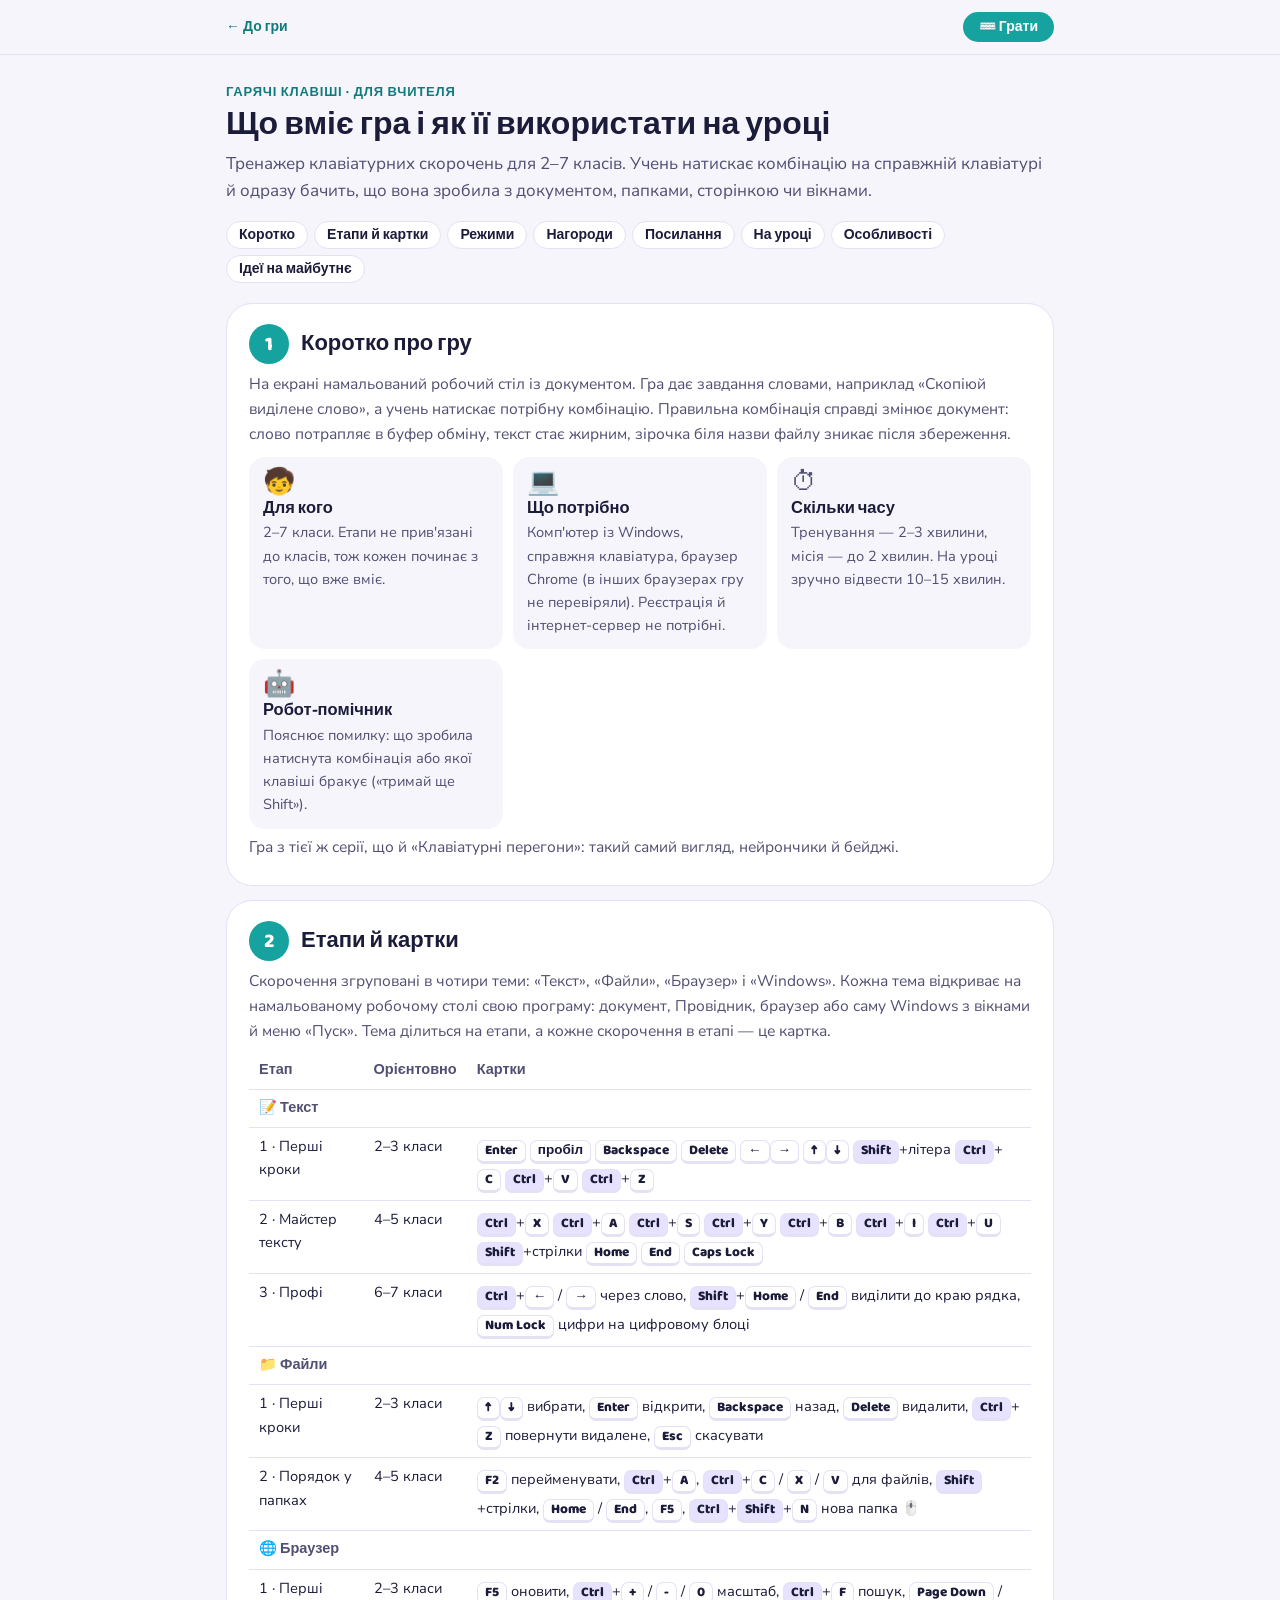
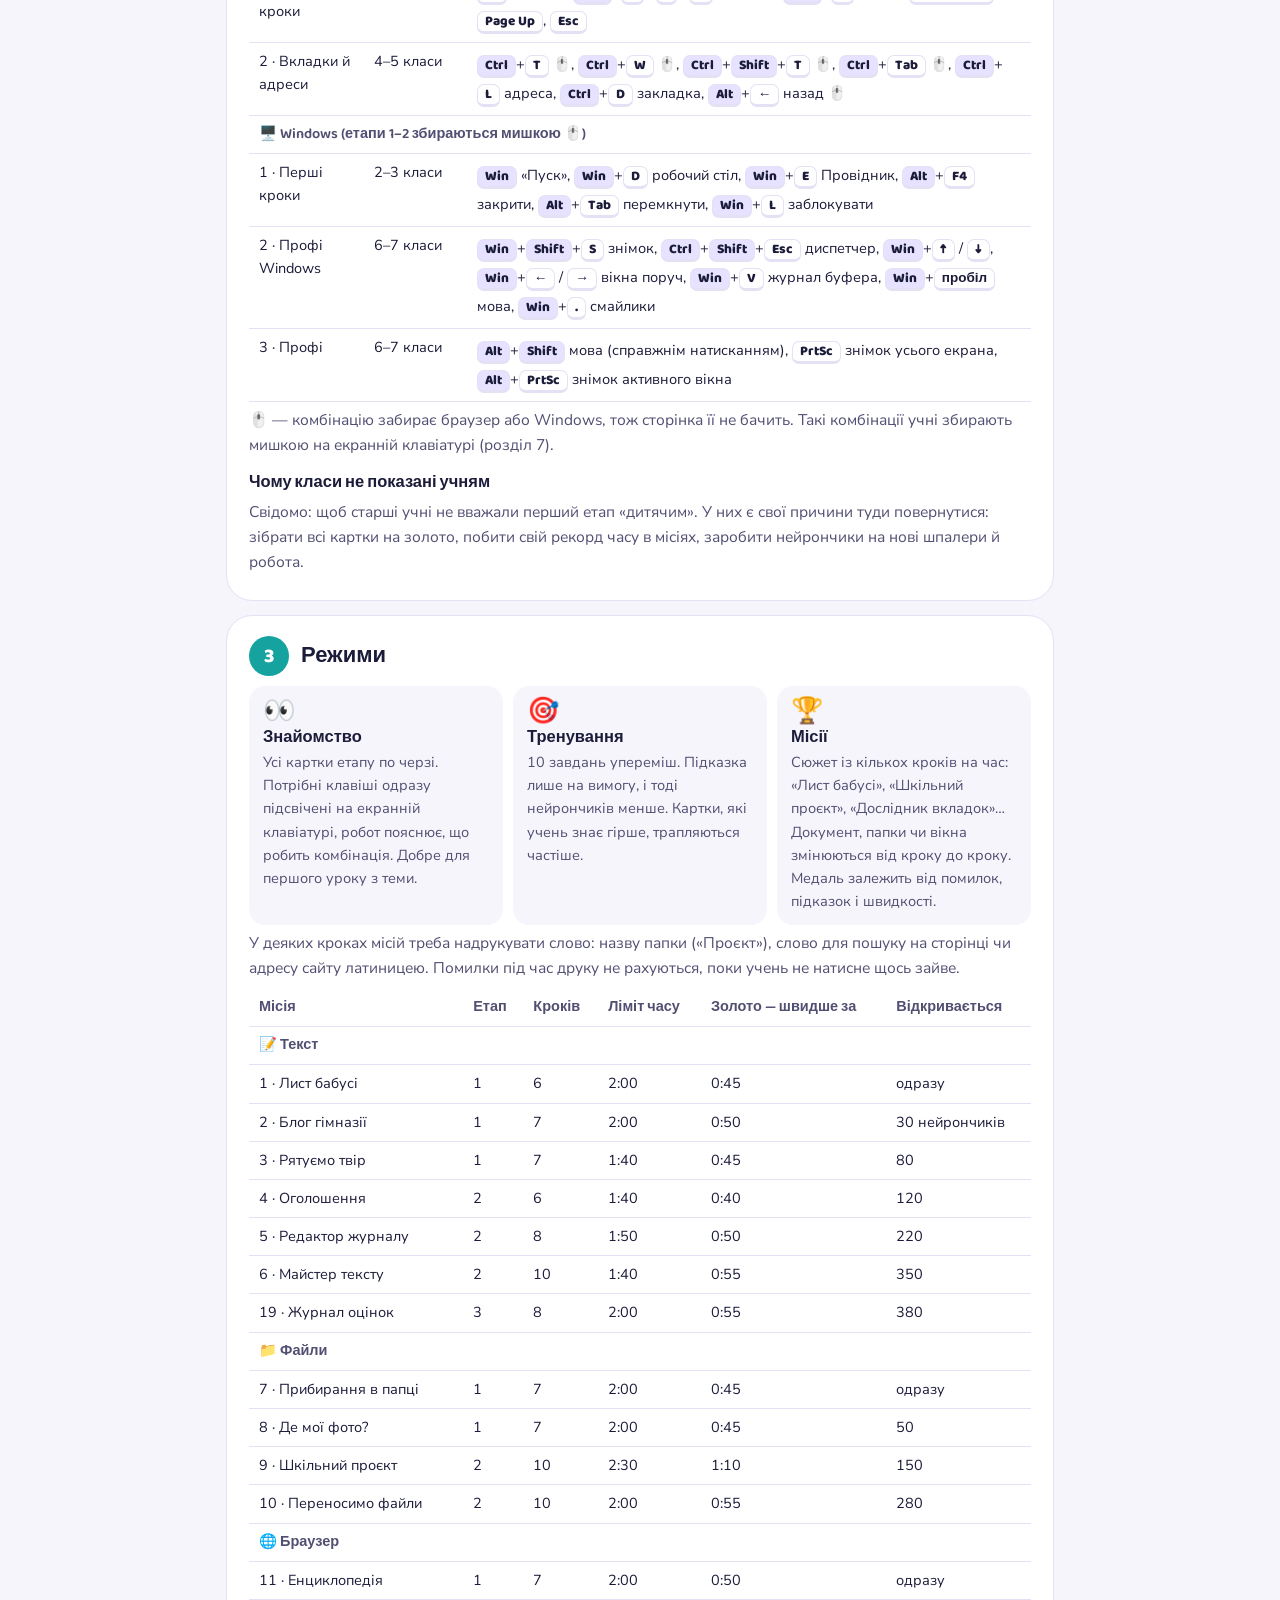
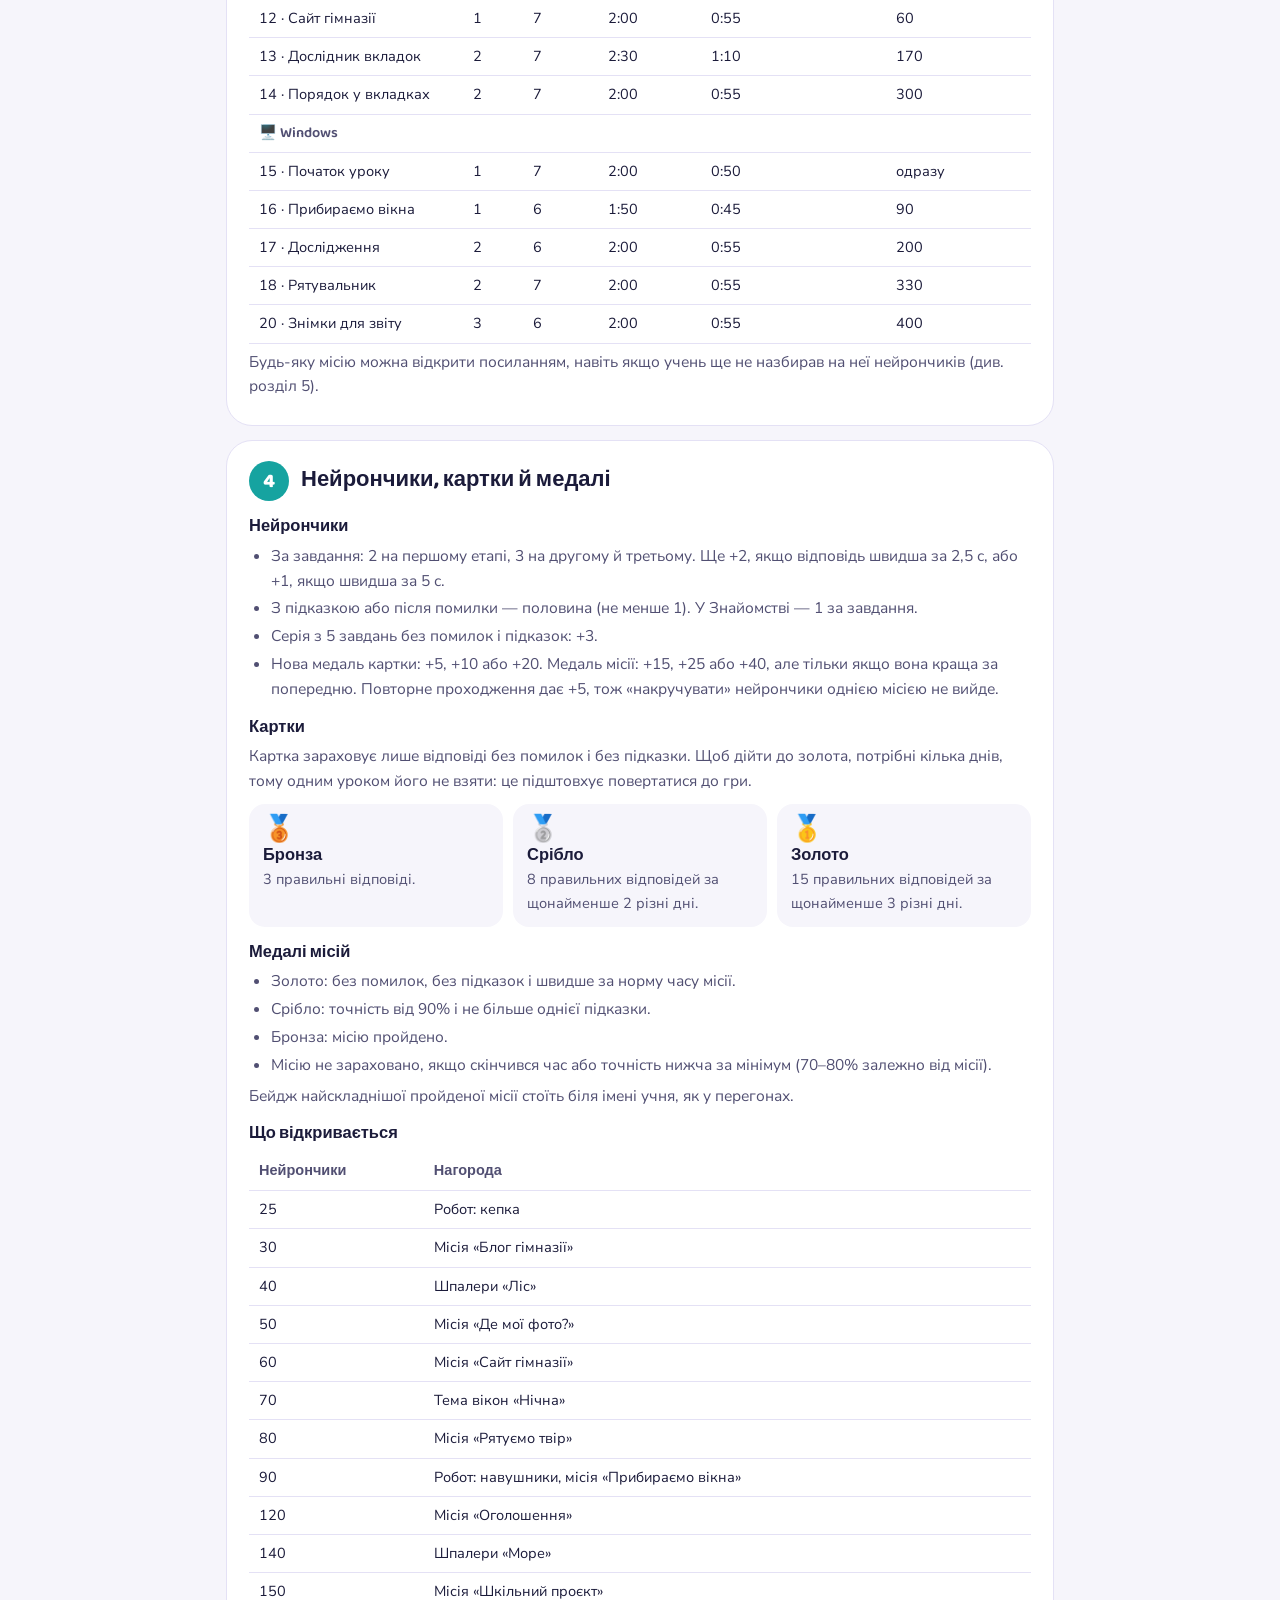
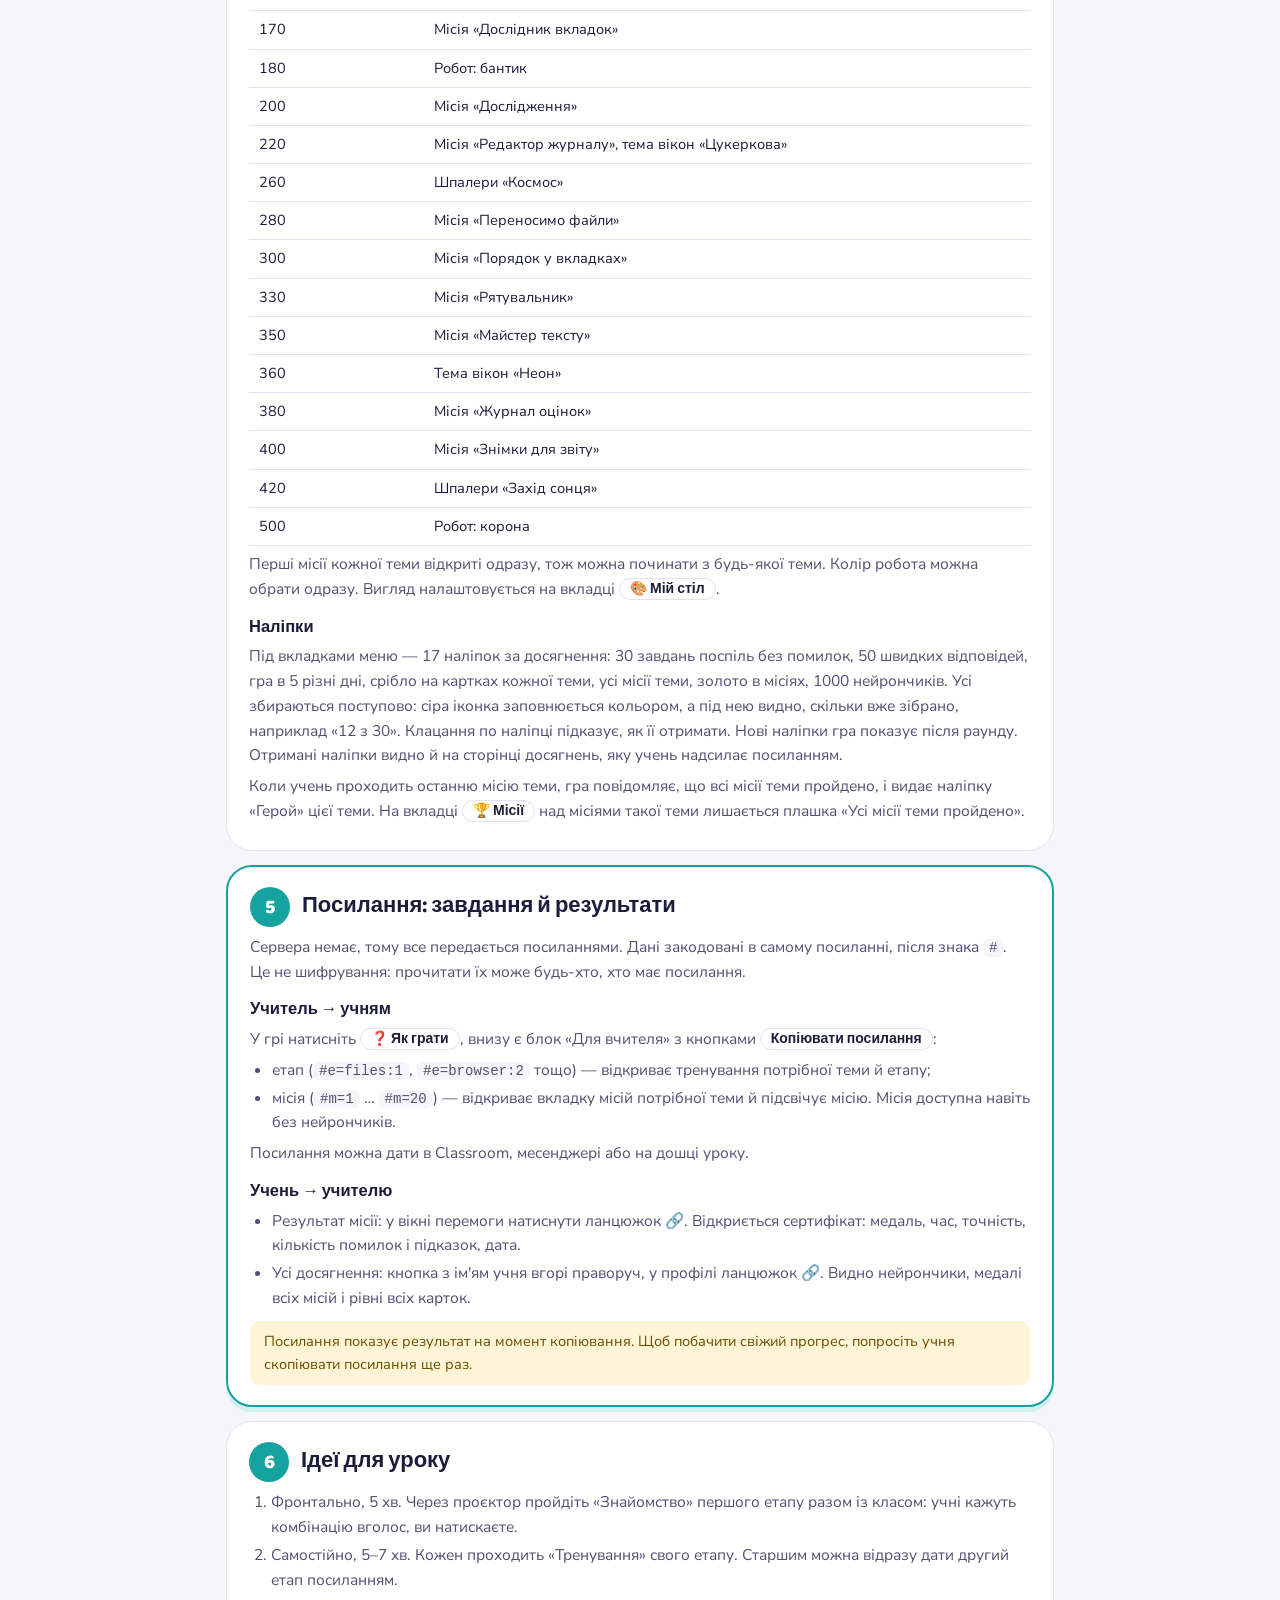
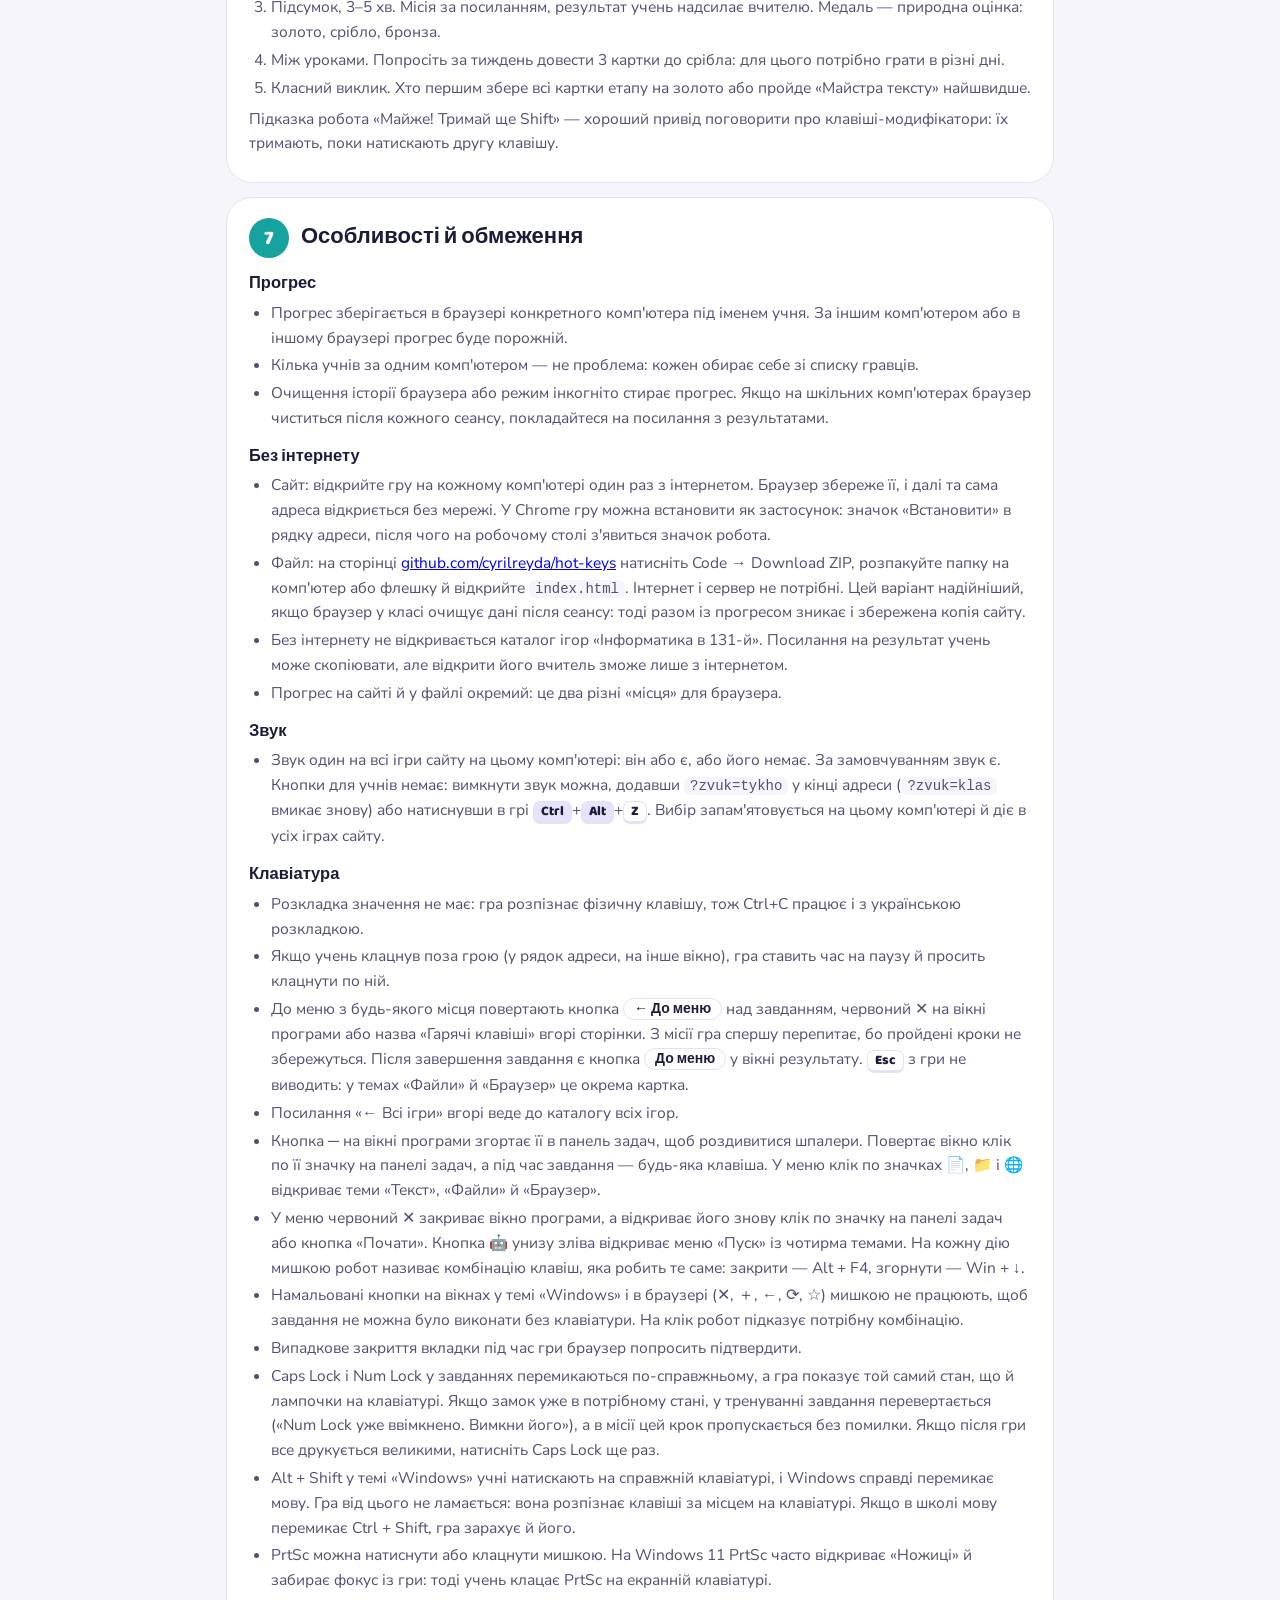
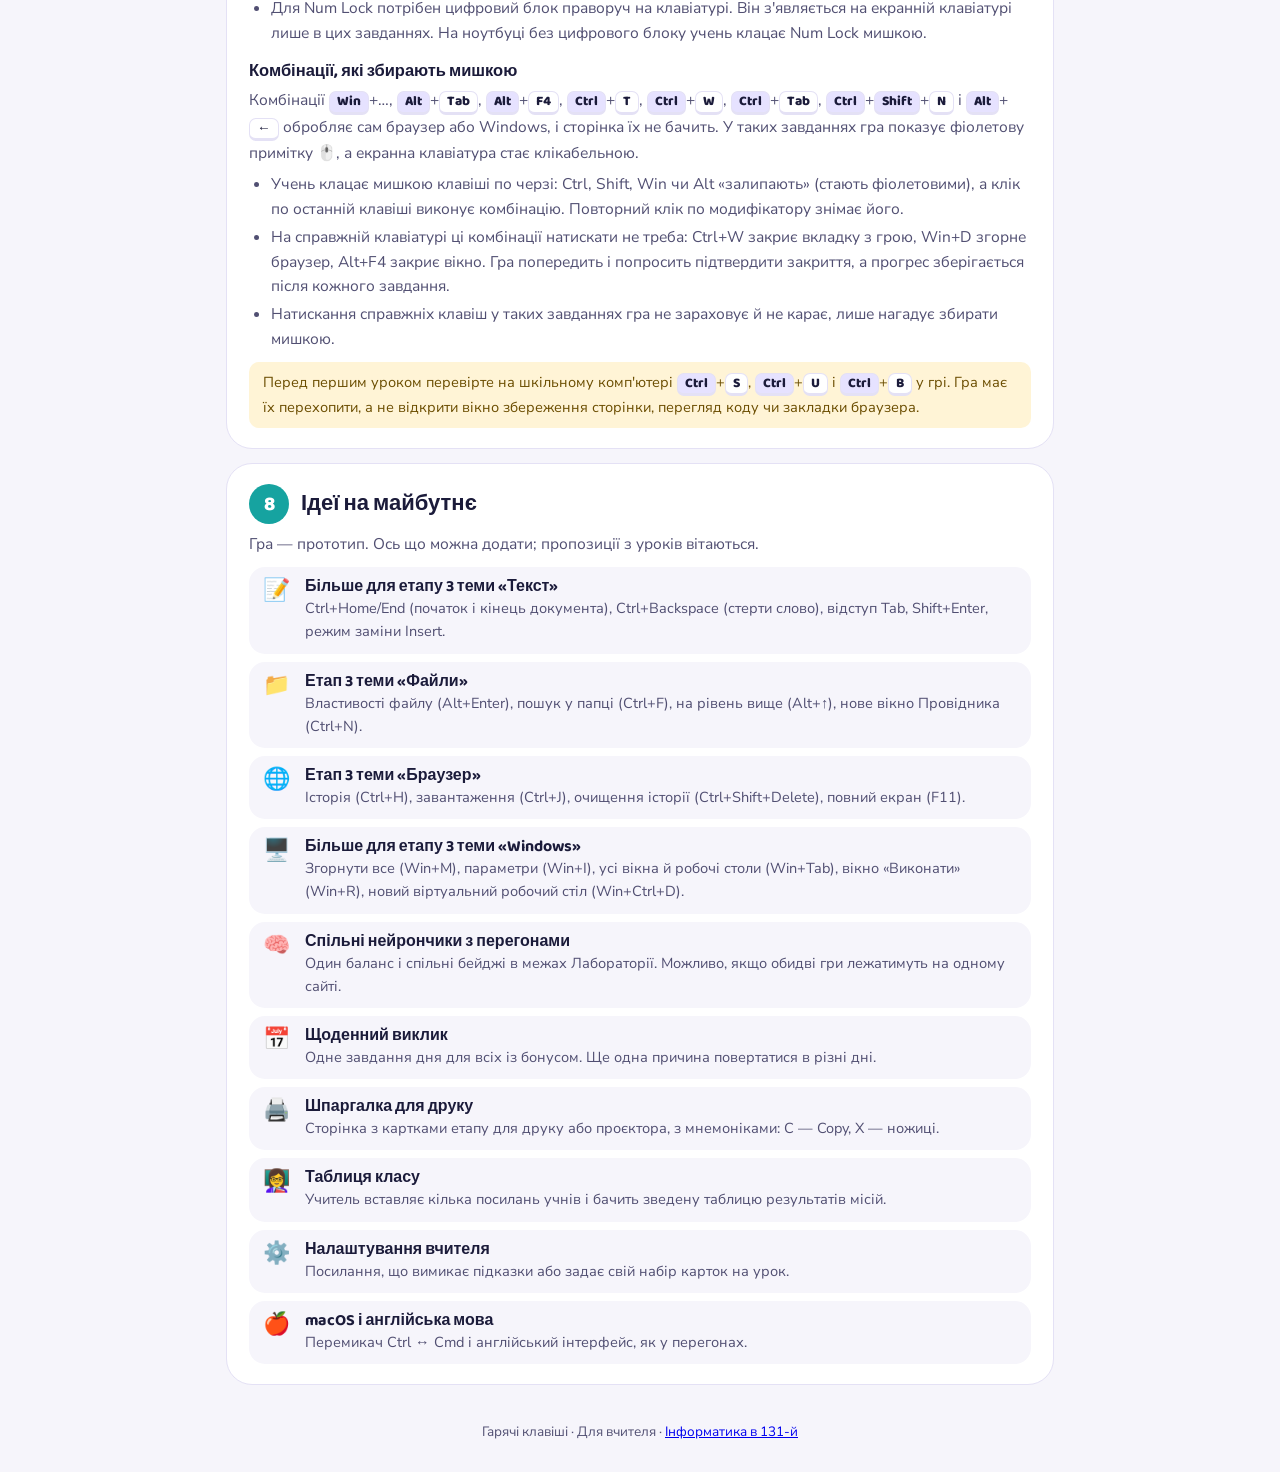
<file: guide/index.html>
<!DOCTYPE html>
<html lang="uk">
<head>
<meta charset="UTF-8">
<meta name="viewport" content="width=device-width, initial-scale=1.0">
<title>Для вчителя · Гарячі клавіші</title>
<link rel="stylesheet" href="../fonts/fonts.css">
<link rel="manifest" href="../manifest.webmanifest">
<link rel="icon" type="image/png" href="../icons/icon-192.png">
<style>
  :root{
    --bg:#F6F5FB; --ink:#1B1B3A; --ink-soft:#514F72; --surface:#FFFFFF; --line:#E4E1F5;
    --purple:#6C5CE7; --teal:#16A3A0; --teal-dark:#0E7C7A; --coral:#FF6B4A; --yellow:#FFC93C;
    --radius-s:10px; --radius-m:16px; --radius-l:26px;
  }
  *{box-sizing:border-box;}
  body{margin:0; background:var(--bg); color:var(--ink); font-family:'Nunito Sans',sans-serif; font-size:16px; line-height:1.6; -webkit-font-smoothing:antialiased;}
  h1,h2,h3{font-family:'Baloo 2',sans-serif; font-weight:700; margin:0; color:var(--ink); line-height:1.25;}
  .container{max-width:860px; margin:0 auto; padding:0 16px;}

  .topbar{position:sticky; top:0; z-index:10; background:rgba(246,245,251,.92); backdrop-filter:blur(6px); border-bottom:1px solid var(--line);}
  .topbar-inner{max-width:860px; margin:0 auto; padding:12px 16px; display:flex; align-items:center; gap:12px;}
  .back-link{font-family:'Baloo 2',sans-serif; font-weight:600; font-size:14px; color:var(--teal-dark); text-decoration:none; white-space:nowrap;}
  .back-link:hover{text-decoration:underline;}
  .play-link{margin-left:auto; font-family:'Baloo 2',sans-serif; font-weight:700; font-size:14px; text-decoration:none; background:var(--teal); color:#fff; border-radius:999px; padding:4px 16px; white-space:nowrap;}
  .play-link:hover{background:var(--teal-dark);}

  .hero{padding:28px 0 6px;}
  .eyebrow{font-family:'Baloo 2',sans-serif; font-weight:700; font-size:13px; letter-spacing:.06em; text-transform:uppercase; color:var(--teal-dark);}
  .hero h1{font-size:32px; margin:2px 0 4px;}
  .hero p{margin:0; color:var(--ink-soft); font-size:17px;}
  @media (max-width:600px){ .hero h1{font-size:26px;} }

  .toc{display:flex; flex-wrap:wrap; gap:6px; margin:16px 0 0; padding:0; list-style:none;}
  .toc a{display:inline-block; font-family:'Baloo 2',sans-serif; font-weight:600; font-size:14px; color:var(--ink); text-decoration:none; background:var(--surface); border:1.5px solid var(--line); border-radius:999px; padding:2px 12px;}
  .toc a:hover{border-color:var(--teal);}

  .sec{background:var(--surface); border:1.5px solid var(--line); border-radius:var(--radius-l); padding:20px 22px; margin-top:14px; scroll-margin-top:70px;}
  .sec.key{border:2px solid var(--teal); box-shadow:0 5px 0 #D2F0EF;}
  .sec-head{display:flex; align-items:center; gap:12px; margin-bottom:8px;}
  .num{flex:none; width:40px; height:40px; border-radius:50%; background:var(--teal); color:#fff; display:flex; align-items:center; justify-content:center; font-family:'Baloo 2',sans-serif; font-weight:800; font-size:20px;}
  .sec h2{font-size:22px;}
  .sec h3{font-size:16.5px; margin:16px 0 4px;}
  .sec p{margin:6px 0; color:var(--ink-soft); font-size:15.5px;}
  .sec ul, .sec ol{margin:6px 0; padding-left:22px; color:var(--ink-soft); font-size:15.5px;}
  .sec li + li{margin-top:3px;}
  @media (max-width:600px){ .sec{padding:16px 14px;} .num{width:34px; height:34px; font-size:17px;} }

  .kbd{display:inline-block; font-family:'Baloo 2',sans-serif; font-weight:800; font-size:13.5px; line-height:1.45; color:var(--ink); background:var(--surface); border:1.5px solid var(--line); border-bottom-width:3px; border-radius:7px; padding:0 7px; white-space:nowrap;}
  .kbd.mod{background:#E6E2FF;}
  .ui{display:inline-flex; align-items:center; gap:4px; font-family:'Baloo 2',sans-serif; font-weight:700; font-size:14px; line-height:1.3; white-space:nowrap; vertical-align:1px;
    border:1.5px solid var(--line); background:var(--surface); color:var(--ink); border-radius:999px; padding:1px 10px;}
  .ui.primary{background:var(--teal); border-color:var(--teal); color:#fff;}
  code{font-size:14px; background:var(--bg); border-radius:6px; padding:1px 6px;}

  .grid{display:grid; grid-template-columns:repeat(auto-fill, minmax(min(240px, 100%), 1fr)); gap:10px; margin-top:10px;}
  .tile{background:var(--bg); border-radius:var(--radius-m); padding:12px 14px; font-size:14.5px; color:var(--ink-soft);}
  .tile h3{margin:0 0 2px; font-size:16.5px;}
  .tile .big{font-size:26px; line-height:1; margin-bottom:4px;}

  .table-scroll{overflow-x:auto; margin-top:8px;}
  table{border-collapse:collapse; width:100%; font-size:14.5px;}
  th, td{padding:7px 10px; border-bottom:1px solid var(--line); text-align:left; vertical-align:top;}
  th{font-family:'Baloo 2',sans-serif; font-weight:600; color:var(--ink-soft); white-space:nowrap;}
  td.keys{white-space:normal; line-height:2;}
  .soon td{color:var(--ink-soft);}

  .note{background:#FFF4D6; color:#6B4D00; border-radius:var(--radius-s); padding:9px 14px; font-size:14.5px; margin-top:10px;}
  .idea-list{display:grid; gap:8px; margin-top:10px;}
  .idea{display:grid; grid-template-columns:32px 1fr; gap:10px; background:var(--bg); border-radius:var(--radius-m); padding:10px 14px; font-size:14.5px; color:var(--ink-soft);}
  .idea .i{font-size:22px; line-height:1.2;}
  .idea h3{margin:0; font-size:16px;}

  footer{margin:36px 0 30px; text-align:center; font-size:13.5px; color:var(--ink-soft);}
  @media print{
    body{background:#fff;}
    .topbar, .toc{display:none;}
    .sec{break-inside:avoid; box-shadow:none;}
  }
</style>
</head>
<body>

<div class="topbar"><div class="topbar-inner">
  <a class="back-link" href="../index.html">← До гри</a>
  <a class="play-link" href="../index.html">⌨️ Грати</a>
</div></div>

<main class="container">

  <header class="hero">
    <div class="eyebrow">Гарячі клавіші · Для вчителя</div>
    <h1>Що вміє гра і як її використати на уроці</h1>
    <p>Тренажер клавіатурних скорочень для 2–7 класів. Учень натискає комбінацію на справжній клавіатурі й одразу бачить, що вона зробила з документом, папками, сторінкою чи вікнами.</p>
    <ul class="toc">
      <li><a href="#about">Коротко</a></li>
      <li><a href="#structure">Етапи й картки</a></li>
      <li><a href="#modes">Режими</a></li>
      <li><a href="#rewards">Нагороди</a></li>
      <li><a href="#links">Посилання</a></li>
      <li><a href="#lesson">На уроці</a></li>
      <li><a href="#limits">Особливості</a></li>
      <li><a href="#future">Ідеї на майбутнє</a></li>
    </ul>
  </header>

  <!-- 1 -->
  <section class="sec" id="about">
    <div class="sec-head"><span class="num">1</span><h2>Коротко про гру</h2></div>
    <p>На екрані намальований робочий стіл із документом. Гра дає завдання словами, наприклад «Скопіюй виділене слово», а учень натискає потрібну комбінацію. Правильна комбінація справді змінює документ: слово потрапляє в буфер обміну, текст стає жирним, зірочка біля назви файлу зникає після збереження.</p>
    <div class="grid">
      <div class="tile"><div class="big">🧒</div><h3>Для кого</h3>2–7 класи. Етапи не прив'язані до класів, тож кожен починає з того, що вже вміє.</div>
      <div class="tile"><div class="big">💻</div><h3>Що потрібно</h3>Комп'ютер із Windows, справжня клавіатура, браузер Chrome (в інших браузерах гру не перевіряли). Реєстрація й інтернет-сервер не потрібні.</div>
      <div class="tile"><div class="big">⏱</div><h3>Скільки часу</h3>Тренування — 2–3 хвилини, місія — до 2 хвилин. На уроці зручно відвести 10–15 хвилин.</div>
      <div class="tile"><div class="big">🤖</div><h3>Робот-помічник</h3>Пояснює помилку: що зробила натиснута комбінація або якої клавіші бракує («тримай ще Shift»).</div>
    </div>
    <p>Гра з тієї ж серії, що й «Клавіатурні перегони»: такий самий вигляд, нейрончики й бейджі.</p>
  </section>

  <!-- 2 -->
  <section class="sec" id="structure">
    <div class="sec-head"><span class="num">2</span><h2>Етапи й картки</h2></div>
    <p>Скорочення згруповані в чотири теми: «Текст», «Файли», «Браузер» і «Windows». Кожна тема відкриває на намальованому робочому столі свою програму: документ, Провідник, браузер або саму Windows з вікнами й меню «Пуск». Тема ділиться на етапи, а кожне скорочення в етапі — це картка.</p>
    <div class="table-scroll"><table>
      <thead><tr><th>Етап</th><th>Орієнтовно</th><th>Картки</th></tr></thead>
      <tbody>
        <tr><th colspan="3">📝 Текст</th></tr>
        <tr><td>1 · Перші кроки</td><td>2–3 класи</td><td class="keys">
          <span class="kbd">Enter</span> <span class="kbd">пробіл</span> <span class="kbd">Backspace</span> <span class="kbd">Delete</span>
          <span class="kbd">←</span><span class="kbd">→</span> <span class="kbd">↑</span><span class="kbd">↓</span>
          <span class="kbd mod">Shift</span>+літера <span class="kbd mod">Ctrl</span>+<span class="kbd">C</span> <span class="kbd mod">Ctrl</span>+<span class="kbd">V</span> <span class="kbd mod">Ctrl</span>+<span class="kbd">Z</span></td></tr>
        <tr><td>2 · Майстер тексту</td><td>4–5 класи</td><td class="keys">
          <span class="kbd mod">Ctrl</span>+<span class="kbd">X</span> <span class="kbd mod">Ctrl</span>+<span class="kbd">A</span> <span class="kbd mod">Ctrl</span>+<span class="kbd">S</span> <span class="kbd mod">Ctrl</span>+<span class="kbd">Y</span>
          <span class="kbd mod">Ctrl</span>+<span class="kbd">B</span> <span class="kbd mod">Ctrl</span>+<span class="kbd">I</span> <span class="kbd mod">Ctrl</span>+<span class="kbd">U</span>
          <span class="kbd mod">Shift</span>+стрілки <span class="kbd">Home</span> <span class="kbd">End</span> <span class="kbd">Caps Lock</span></td></tr>
        <tr><td>3 · Профі</td><td>6–7 класи</td><td class="keys">
          <span class="kbd mod">Ctrl</span>+<span class="kbd">←</span> / <span class="kbd">→</span> через слово, <span class="kbd mod">Shift</span>+<span class="kbd">Home</span> / <span class="kbd">End</span> виділити до краю рядка,
          <span class="kbd">Num Lock</span> цифри на цифровому блоці</td></tr>
        <tr><th colspan="3">📁 Файли</th></tr>
        <tr><td>1 · Перші кроки</td><td>2–3 класи</td><td class="keys">
          <span class="kbd">↑</span><span class="kbd">↓</span> вибрати, <span class="kbd">Enter</span> відкрити, <span class="kbd">Backspace</span> назад, <span class="kbd">Delete</span> видалити,
          <span class="kbd mod">Ctrl</span>+<span class="kbd">Z</span> повернути видалене, <span class="kbd">Esc</span> скасувати</td></tr>
        <tr><td>2 · Порядок у папках</td><td>4–5 класи</td><td class="keys">
          <span class="kbd">F2</span> перейменувати, <span class="kbd mod">Ctrl</span>+<span class="kbd">A</span>, <span class="kbd mod">Ctrl</span>+<span class="kbd">C</span> / <span class="kbd">X</span> / <span class="kbd">V</span> для файлів,
          <span class="kbd mod">Shift</span>+стрілки, <span class="kbd">Home</span> / <span class="kbd">End</span>, <span class="kbd">F5</span>, <span class="kbd mod">Ctrl</span>+<span class="kbd mod">Shift</span>+<span class="kbd">N</span> нова папка 🖱️</td></tr>
        <tr><th colspan="3">🌐 Браузер</th></tr>
        <tr><td>1 · Перші кроки</td><td>2–3 класи</td><td class="keys">
          <span class="kbd">F5</span> оновити, <span class="kbd mod">Ctrl</span>+<span class="kbd">+</span> / <span class="kbd">-</span> / <span class="kbd">0</span> масштаб, <span class="kbd mod">Ctrl</span>+<span class="kbd">F</span> пошук,
          <span class="kbd">Page Down</span> / <span class="kbd">Page Up</span>, <span class="kbd">Esc</span></td></tr>
        <tr><td>2 · Вкладки й адреси</td><td>4–5 класи</td><td class="keys">
          <span class="kbd mod">Ctrl</span>+<span class="kbd">T</span> 🖱️, <span class="kbd mod">Ctrl</span>+<span class="kbd">W</span> 🖱️, <span class="kbd mod">Ctrl</span>+<span class="kbd mod">Shift</span>+<span class="kbd">T</span> 🖱️, <span class="kbd mod">Ctrl</span>+<span class="kbd">Tab</span> 🖱️,
          <span class="kbd mod">Ctrl</span>+<span class="kbd">L</span> адреса, <span class="kbd mod">Ctrl</span>+<span class="kbd">D</span> закладка, <span class="kbd mod">Alt</span>+<span class="kbd">←</span> назад 🖱️</td></tr>
        <tr><th colspan="3">🖥️ Windows (етапи 1–2 збираються мишкою 🖱️)</th></tr>
        <tr><td>1 · Перші кроки</td><td>2–3 класи</td><td class="keys">
          <span class="kbd mod">Win</span> «Пуск», <span class="kbd mod">Win</span>+<span class="kbd">D</span> робочий стіл, <span class="kbd mod">Win</span>+<span class="kbd">E</span> Провідник,
          <span class="kbd mod">Alt</span>+<span class="kbd">F4</span> закрити, <span class="kbd mod">Alt</span>+<span class="kbd">Tab</span> перемкнути, <span class="kbd mod">Win</span>+<span class="kbd">L</span> заблокувати</td></tr>
        <tr><td>2 · Профі Windows</td><td>6–7 класи</td><td class="keys">
          <span class="kbd mod">Win</span>+<span class="kbd mod">Shift</span>+<span class="kbd">S</span> знімок, <span class="kbd mod">Ctrl</span>+<span class="kbd mod">Shift</span>+<span class="kbd">Esc</span> диспетчер, <span class="kbd mod">Win</span>+<span class="kbd">↑</span> / <span class="kbd">↓</span>,
          <span class="kbd mod">Win</span>+<span class="kbd">←</span> / <span class="kbd">→</span> вікна поруч, <span class="kbd mod">Win</span>+<span class="kbd">V</span> журнал буфера, <span class="kbd mod">Win</span>+<span class="kbd">пробіл</span> мова, <span class="kbd mod">Win</span>+<span class="kbd">.</span> смайлики</td></tr>
        <tr><td>3 · Профі</td><td>6–7 класи</td><td class="keys">
          <span class="kbd mod">Alt</span>+<span class="kbd mod">Shift</span> мова (справжнім натисканням), <span class="kbd">PrtSc</span> знімок усього екрана, <span class="kbd mod">Alt</span>+<span class="kbd">PrtSc</span> знімок активного вікна</td></tr>
      </tbody>
    </table></div>
    <p>🖱️ — комбінацію забирає браузер або Windows, тож сторінка її не бачить. Такі комбінації учні збирають мишкою на екранній клавіатурі (розділ 7).</p>
    <h3>Чому класи не показані учням</h3>
    <p>Свідомо: щоб старші учні не вважали перший етап «дитячим». У них є свої причини туди повернутися: зібрати всі картки на золото, побити свій рекорд часу в місіях, заробити нейрончики на нові шпалери й робота.</p>
  </section>

  <!-- 3 -->
  <section class="sec" id="modes">
    <div class="sec-head"><span class="num">3</span><h2>Режими</h2></div>
    <div class="grid">
      <div class="tile"><div class="big">👀</div><h3>Знайомство</h3>Усі картки етапу по черзі. Потрібні клавіші одразу підсвічені на екранній клавіатурі, робот пояснює, що робить комбінація. Добре для першого уроку з теми.</div>
      <div class="tile"><div class="big">🎯</div><h3>Тренування</h3>10 завдань упереміш. Підказка лише на вимогу, і тоді нейрончиків менше. Картки, які учень знає гірше, трапляються частіше.</div>
      <div class="tile"><div class="big">🏆</div><h3>Місії</h3>Сюжет із кількох кроків на час: «Лист бабусі», «Шкільний проєкт», «Дослідник вкладок»… Документ, папки чи вікна змінюються від кроку до кроку. Медаль залежить від помилок, підказок і швидкості.</div>
    </div>
    <p>У деяких кроках місій треба надрукувати слово: назву папки («Проєкт»), слово для пошуку на сторінці чи адресу сайту латиницею. Помилки під час друку не рахуються, поки учень не натисне щось зайве.</p>
    <div class="table-scroll"><table>
      <thead><tr><th>Місія</th><th>Етап</th><th>Кроків</th><th>Ліміт часу</th><th>Золото — швидше за</th><th>Відкривається</th></tr></thead>
      <tbody>
        <tr><th colspan="6">📝 Текст</th></tr>
        <tr><td>1 · Лист бабусі</td><td>1</td><td>6</td><td>2:00</td><td>0:45</td><td>одразу</td></tr>
        <tr><td>2 · Блог гімназії</td><td>1</td><td>7</td><td>2:00</td><td>0:50</td><td>30 нейрончиків</td></tr>
        <tr><td>3 · Рятуємо твір</td><td>1</td><td>7</td><td>1:40</td><td>0:45</td><td>80</td></tr>
        <tr><td>4 · Оголошення</td><td>2</td><td>6</td><td>1:40</td><td>0:40</td><td>120</td></tr>
        <tr><td>5 · Редактор журналу</td><td>2</td><td>8</td><td>1:50</td><td>0:50</td><td>220</td></tr>
        <tr><td>6 · Майстер тексту</td><td>2</td><td>10</td><td>1:40</td><td>0:55</td><td>350</td></tr>
        <tr><td>19 · Журнал оцінок</td><td>3</td><td>8</td><td>2:00</td><td>0:55</td><td>380</td></tr>
        <tr><th colspan="6">📁 Файли</th></tr>
        <tr><td>7 · Прибирання в папці</td><td>1</td><td>7</td><td>2:00</td><td>0:45</td><td>одразу</td></tr>
        <tr><td>8 · Де мої фото?</td><td>1</td><td>7</td><td>2:00</td><td>0:45</td><td>50</td></tr>
        <tr><td>9 · Шкільний проєкт</td><td>2</td><td>10</td><td>2:30</td><td>1:10</td><td>150</td></tr>
        <tr><td>10 · Переносимо файли</td><td>2</td><td>10</td><td>2:00</td><td>0:55</td><td>280</td></tr>
        <tr><th colspan="6">🌐 Браузер</th></tr>
        <tr><td>11 · Енциклопедія</td><td>1</td><td>7</td><td>2:00</td><td>0:50</td><td>одразу</td></tr>
        <tr><td>12 · Сайт гімназії</td><td>1</td><td>7</td><td>2:00</td><td>0:55</td><td>60</td></tr>
        <tr><td>13 · Дослідник вкладок</td><td>2</td><td>7</td><td>2:30</td><td>1:10</td><td>170</td></tr>
        <tr><td>14 · Порядок у вкладках</td><td>2</td><td>7</td><td>2:00</td><td>0:55</td><td>300</td></tr>
        <tr><th colspan="6">🖥️ Windows</th></tr>
        <tr><td>15 · Початок уроку</td><td>1</td><td>7</td><td>2:00</td><td>0:50</td><td>одразу</td></tr>
        <tr><td>16 · Прибираємо вікна</td><td>1</td><td>6</td><td>1:50</td><td>0:45</td><td>90</td></tr>
        <tr><td>17 · Дослідження</td><td>2</td><td>6</td><td>2:00</td><td>0:55</td><td>200</td></tr>
        <tr><td>18 · Рятувальник</td><td>2</td><td>7</td><td>2:00</td><td>0:55</td><td>330</td></tr>
        <tr><td>20 · Знімки для звіту</td><td>3</td><td>6</td><td>2:00</td><td>0:55</td><td>400</td></tr>
      </tbody>
    </table></div>
    <p>Будь-яку місію можна відкрити посиланням, навіть якщо учень ще не назбирав на неї нейрончиків (див. розділ 5).</p>
  </section>

  <!-- 4 -->
  <section class="sec" id="rewards">
    <div class="sec-head"><span class="num">4</span><h2>Нейрончики, картки й медалі</h2></div>
    <h3>Нейрончики</h3>
    <ul>
      <li>За завдання: 2 на першому етапі, 3 на другому й третьому. Ще +2, якщо відповідь швидша за 2,5 с, або +1, якщо швидша за 5 с.</li>
      <li>З підказкою або після помилки — половина (не менше 1). У Знайомстві — 1 за завдання.</li>
      <li>Серія з 5 завдань без помилок і підказок: +3.</li>
      <li>Нова медаль картки: +5, +10 або +20. Медаль місії: +15, +25 або +40, але тільки якщо вона краща за попередню. Повторне проходження дає +5, тож «накручувати» нейрончики однією місією не вийде.</li>
    </ul>
    <h3>Картки</h3>
    <p>Картка зараховує лише відповіді без помилок і без підказки. Щоб дійти до золота, потрібні кілька днів, тому одним уроком його не взяти: це підштовхує повертатися до гри.</p>
    <div class="grid">
      <div class="tile"><div class="big">🥉</div><h3>Бронза</h3>3 правильні відповіді.</div>
      <div class="tile"><div class="big">🥈</div><h3>Срібло</h3>8 правильних відповідей за щонайменше 2 різні дні.</div>
      <div class="tile"><div class="big">🥇</div><h3>Золото</h3>15 правильних відповідей за щонайменше 3 різні дні.</div>
    </div>
    <h3>Медалі місій</h3>
    <ul>
      <li>Золото: без помилок, без підказок і швидше за норму часу місії.</li>
      <li>Срібло: точність від 90% і не більше однієї підказки.</li>
      <li>Бронза: місію пройдено.</li>
      <li>Місію не зараховано, якщо скінчився час або точність нижча за мінімум (70–80% залежно від місії).</li>
    </ul>
    <p>Бейдж найскладнішої пройденої місії стоїть біля імені учня, як у перегонах.</p>
    <h3>Що відкривається</h3>
    <div class="table-scroll"><table>
      <thead><tr><th>Нейрончики</th><th>Нагорода</th></tr></thead>
      <tbody>
        <tr><td>25</td><td>Робот: кепка</td></tr>
        <tr><td>30</td><td>Місія «Блог гімназії»</td></tr>
        <tr><td>40</td><td>Шпалери «Ліс»</td></tr>
        <tr><td>50</td><td>Місія «Де мої фото?»</td></tr>
        <tr><td>60</td><td>Місія «Сайт гімназії»</td></tr>
        <tr><td>70</td><td>Тема вікон «Нічна»</td></tr>
        <tr><td>80</td><td>Місія «Рятуємо твір»</td></tr>
        <tr><td>90</td><td>Робот: навушники, місія «Прибираємо вікна»</td></tr>
        <tr><td>120</td><td>Місія «Оголошення»</td></tr>
        <tr><td>140</td><td>Шпалери «Море»</td></tr>
        <tr><td>150</td><td>Місія «Шкільний проєкт»</td></tr>
        <tr><td>170</td><td>Місія «Дослідник вкладок»</td></tr>
        <tr><td>180</td><td>Робот: бантик</td></tr>
        <tr><td>200</td><td>Місія «Дослідження»</td></tr>
        <tr><td>220</td><td>Місія «Редактор журналу», тема вікон «Цукеркова»</td></tr>
        <tr><td>260</td><td>Шпалери «Космос»</td></tr>
        <tr><td>280</td><td>Місія «Переносимо файли»</td></tr>
        <tr><td>300</td><td>Місія «Порядок у вкладках»</td></tr>
        <tr><td>330</td><td>Місія «Рятувальник»</td></tr>
        <tr><td>350</td><td>Місія «Майстер тексту»</td></tr>
        <tr><td>360</td><td>Тема вікон «Неон»</td></tr>
        <tr><td>380</td><td>Місія «Журнал оцінок»</td></tr>
        <tr><td>400</td><td>Місія «Знімки для звіту»</td></tr>
        <tr><td>420</td><td>Шпалери «Захід сонця»</td></tr>
        <tr><td>500</td><td>Робот: корона</td></tr>
      </tbody>
    </table></div>
    <p>Перші місії кожної теми відкриті одразу, тож можна починати з будь-якої теми. Колір робота можна обрати одразу. Вигляд налаштовується на вкладці <span class="ui">🎨 Мій стіл</span>.</p>
    <h3>Наліпки</h3>
    <p>Під вкладками меню — 17 наліпок за досягнення: 30 завдань поспіль без помилок, 50 швидких відповідей, гра в 5 різні дні, срібло на картках кожної теми, усі місії теми, золото в місіях, 1000 нейрончиків. Усі збираються поступово: сіра іконка заповнюється кольором, а під нею видно, скільки вже зібрано, наприклад «12 з 30». Клацання по наліпці підказує, як її отримати. Нові наліпки гра показує після раунду. Отримані наліпки видно й на сторінці досягнень, яку учень надсилає посиланням.</p>
    <p>Коли учень проходить останню місію теми, гра повідомляє, що всі місії теми пройдено, і видає наліпку «Герой» цієї теми. На вкладці <span class="ui">🏆 Місії</span> над місіями такої теми лишається плашка «Усі місії теми пройдено».</p>
  </section>

  <!-- 5 -->
  <section class="sec key" id="links">
    <div class="sec-head"><span class="num">5</span><h2>Посилання: завдання й результати</h2></div>
    <p>Сервера немає, тому все передається посиланнями. Дані закодовані в самому посиланні, після знака <code>#</code>. Це не шифрування: прочитати їх може будь-хто, хто має посилання.</p>
    <h3>Учитель → учням</h3>
    <p>У грі натисніть <span class="ui">❓ Як грати</span>, внизу є блок «Для вчителя» з кнопками <span class="ui">Копіювати посилання</span>:</p>
    <ul>
      <li>етап (<code>#e=files:1</code>, <code>#e=browser:2</code> тощо) — відкриває тренування потрібної теми й етапу;</li>
      <li>місія (<code>#m=1</code> … <code>#m=20</code>) — відкриває вкладку місій потрібної теми й підсвічує місію. Місія доступна навіть без нейрончиків.</li>
    </ul>
    <p>Посилання можна дати в Classroom, месенджері або на дошці уроку.</p>
    <h3>Учень → учителю</h3>
    <ul>
      <li>Результат місії: у вікні перемоги натиснути ланцюжок 🔗. Відкриється сертифікат: медаль, час, точність, кількість помилок і підказок, дата.</li>
      <li>Усі досягнення: кнопка з ім'ям учня вгорі праворуч, у профілі ланцюжок 🔗. Видно нейрончики, медалі всіх місій і рівні всіх карток.</li>
    </ul>
    <div class="note">Посилання показує результат на момент копіювання. Щоб побачити свіжий прогрес, попросіть учня скопіювати посилання ще раз.</div>
  </section>

  <!-- 6 -->
  <section class="sec" id="lesson">
    <div class="sec-head"><span class="num">6</span><h2>Ідеї для уроку</h2></div>
    <ol>
      <li>Фронтально, 5 хв. Через проєктор пройдіть «Знайомство» першого етапу разом із класом: учні кажуть комбінацію вголос, ви натискаєте.</li>
      <li>Самостійно, 5–7 хв. Кожен проходить «Тренування» свого етапу. Старшим можна відразу дати другий етап посиланням.</li>
      <li>Підсумок, 3–5 хв. Місія за посиланням, результат учень надсилає вчителю. Медаль — природна оцінка: золото, срібло, бронза.</li>
      <li>Між уроками. Попросіть за тиждень довести 3 картки до срібла: для цього потрібно грати в різні дні.</li>
      <li>Класний виклик. Хто першим збере всі картки етапу на золото або пройде «Майстра тексту» найшвидше.</li>
    </ol>
    <p>Підказка робота «Майже! Тримай ще Shift» — хороший привід поговорити про клавіші-модифікатори: їх тримають, поки натискають другу клавішу.</p>
  </section>

  <!-- 7 -->
  <section class="sec" id="limits">
    <div class="sec-head"><span class="num">7</span><h2>Особливості й обмеження</h2></div>
    <h3>Прогрес</h3>
    <ul>
      <li>Прогрес зберігається в браузері конкретного комп'ютера під іменем учня. За іншим комп'ютером або в іншому браузері прогрес буде порожній.</li>
      <li>Кілька учнів за одним комп'ютером — не проблема: кожен обирає себе зі списку гравців.</li>
      <li>Очищення історії браузера або режим інкогніто стирає прогрес. Якщо на шкільних комп'ютерах браузер чиститься після кожного сеансу, покладайтеся на посилання з результатами.</li>
    </ul>
    <h3>Без інтернету</h3>
    <ul>
      <li>Сайт: відкрийте гру на кожному комп'ютері один раз з інтернетом. Браузер збереже її, і далі та сама адреса відкриється без мережі. У Chrome гру можна встановити як застосунок: значок «Встановити» в рядку адреси, після чого на робочому столі з'явиться значок робота.</li>
      <li>Файл: на сторінці <a href="https://github.com/cyrilreyda/hot-keys">github.com/cyrilreyda/hot-keys</a> натисніть Code → Download ZIP, розпакуйте папку на комп'ютер або флешку й відкрийте <code>index.html</code>. Інтернет і сервер не потрібні. Цей варіант надійніший, якщо браузер у класі очищує дані після сеансу: тоді разом із прогресом зникає і збережена копія сайту.</li>
      <li>Без інтернету не відкривається каталог ігор «Інформатика в 131-й». Посилання на результат учень може скопіювати, але відкрити його вчитель зможе лише з інтернетом.</li>
      <li>Прогрес на сайті й у файлі окремий: це два різні «місця» для браузера.</li>
    </ul>
    <h3>Звук</h3>
    <ul>
      <li>Звук один на всі ігри сайту на цьому комп'ютері: він або є, або його немає. За замовчуванням звук є. Кнопки для учнів немає: вимкнути звук можна, додавши <code>?zvuk=tykho</code> у кінці адреси (<code>?zvuk=klas</code> вмикає знову) або натиснувши в грі <span class="kbd mod">Ctrl</span>+<span class="kbd mod">Alt</span>+<span class="kbd">Z</span>. Вибір запам'ятовується на цьому комп'ютері й діє в усіх іграх сайту.</li>
    </ul>
    <h3>Клавіатура</h3>
    <ul>
      <li>Розкладка значення не має: гра розпізнає фізичну клавішу, тож Ctrl+C працює і з українською розкладкою.</li>
      <li>Якщо учень клацнув поза грою (у рядок адреси, на інше вікно), гра ставить час на паузу й просить клацнути по ній.</li>
      <li>До меню з будь-якого місця повертають кнопка <span class="ui">← До меню</span> над завданням, червоний ✕ на вікні програми або назва «Гарячі клавіші» вгорі сторінки. З місії гра спершу перепитає, бо пройдені кроки не збережуться. Після завершення завдання є кнопка <span class="ui">До меню</span> у вікні результату. <span class="kbd">Esc</span> з гри не виводить: у темах «Файли» й «Браузер» це окрема картка.</li>
      <li>Посилання «← Всі ігри» вгорі веде до каталогу всіх ігор.</li>
      <li>Кнопка ─ на вікні програми згортає її в панель задач, щоб роздивитися шпалери. Повертає вікно клік по її значку на панелі задач, а під час завдання — будь-яка клавіша. У меню клік по значках 📄, 📁 і 🌐 відкриває теми «Текст», «Файли» й «Браузер».</li>
      <li>У меню червоний ✕ закриває вікно програми, а відкриває його знову клік по значку на панелі задач або кнопка «Почати». Кнопка 🤖 унизу зліва відкриває меню «Пуск» із чотирма темами. На кожну дію мишкою робот називає комбінацію клавіш, яка робить те саме: закрити — Alt + F4, згорнути — Win + ↓.</li>
      <li>Намальовані кнопки на вікнах у темі «Windows» і в браузері (✕, ＋, ←, ⟳, ☆) мишкою не працюють, щоб завдання не можна було виконати без клавіатури. На клік робот підказує потрібну комбінацію.</li>
      <li>Випадкове закриття вкладки під час гри браузер попросить підтвердити.</li>
      <li>Caps Lock і Num Lock у завданнях перемикаються по-справжньому, а гра показує той самий стан, що й лампочки на клавіатурі. Якщо замок уже в потрібному стані, у тренуванні завдання перевертається («Num Lock уже ввімкнено. Вимкни його»), а в місії цей крок пропускається без помилки. Якщо після гри все друкується великими, натисніть Caps Lock ще раз.</li>
      <li>Alt + Shift у темі «Windows» учні натискають на справжній клавіатурі, і Windows справді перемикає мову. Гра від цього не ламається: вона розпізнає клавіші за місцем на клавіатурі. Якщо в школі мову перемикає Ctrl + Shift, гра зарахує й його.</li>
      <li>PrtSc можна натиснути або клацнути мишкою. На Windows 11 PrtSc часто відкриває «Ножиці» й забирає фокус із гри: тоді учень клацає PrtSc на екранній клавіатурі.</li>
      <li>Для Num Lock потрібен цифровий блок праворуч на клавіатурі. Він з'являється на екранній клавіатурі лише в цих завданнях. На ноутбуці без цифрового блоку учень клацає Num Lock мишкою.</li>
    </ul>
    <h3>Комбінації, які збирають мишкою</h3>
    <p>Комбінації <span class="kbd mod">Win</span>+…, <span class="kbd mod">Alt</span>+<span class="kbd">Tab</span>, <span class="kbd mod">Alt</span>+<span class="kbd">F4</span>, <span class="kbd mod">Ctrl</span>+<span class="kbd">T</span>, <span class="kbd mod">Ctrl</span>+<span class="kbd">W</span>, <span class="kbd mod">Ctrl</span>+<span class="kbd">Tab</span>, <span class="kbd mod">Ctrl</span>+<span class="kbd mod">Shift</span>+<span class="kbd">N</span> і <span class="kbd mod">Alt</span>+<span class="kbd">←</span> обробляє сам браузер або Windows, і сторінка їх не бачить. У таких завданнях гра показує фіолетову примітку 🖱️, а екранна клавіатура стає клікабельною.</p>
    <ul>
      <li>Учень клацає мишкою клавіші по черзі: Ctrl, Shift, Win чи Alt «залипають» (стають фіолетовими), а клік по останній клавіші виконує комбінацію. Повторний клік по модифікатору знімає його.</li>
      <li>На справжній клавіатурі ці комбінації натискати не треба: Ctrl+W закриє вкладку з грою, Win+D згорне браузер, Alt+F4 закриє вікно. Гра попередить і попросить підтвердити закриття, а прогрес зберігається після кожного завдання.</li>
      <li>Натискання справжніх клавіш у таких завданнях гра не зараховує й не карає, лише нагадує збирати мишкою.</li>
    </ul>
    <div class="note">Перед першим уроком перевірте на шкільному комп'ютері <span class="kbd mod">Ctrl</span>+<span class="kbd">S</span>, <span class="kbd mod">Ctrl</span>+<span class="kbd">U</span> і <span class="kbd mod">Ctrl</span>+<span class="kbd">B</span> у грі. Гра має їх перехопити, а не відкрити вікно збереження сторінки, перегляд коду чи закладки браузера.</div>
  </section>

  <!-- 8 -->
  <section class="sec" id="future">
    <div class="sec-head"><span class="num">8</span><h2>Ідеї на майбутнє</h2></div>
    <p>Гра — прототип. Ось що можна додати; пропозиції з уроків вітаються.</p>
    <div class="idea-list">
      <div class="idea"><span class="i">📝</span><div><h3>Більше для етапу 3 теми «Текст»</h3>Ctrl+Home/End (початок і кінець документа), Ctrl+Backspace (стерти слово), відступ Tab, Shift+Enter, режим заміни Insert.</div></div>
      <div class="idea"><span class="i">📁</span><div><h3>Етап 3 теми «Файли»</h3>Властивості файлу (Alt+Enter), пошук у папці (Ctrl+F), на рівень вище (Alt+↑), нове вікно Провідника (Ctrl+N).</div></div>
      <div class="idea"><span class="i">🌐</span><div><h3>Етап 3 теми «Браузер»</h3>Історія (Ctrl+H), завантаження (Ctrl+J), очищення історії (Ctrl+Shift+Delete), повний екран (F11).</div></div>
      <div class="idea"><span class="i">🖥️</span><div><h3>Більше для етапу 3 теми «Windows»</h3>Згорнути все (Win+M), параметри (Win+I), усі вікна й робочі столи (Win+Tab), вікно «Виконати» (Win+R), новий віртуальний робочий стіл (Win+Ctrl+D).</div></div>
      <div class="idea"><span class="i">🧠</span><div><h3>Спільні нейрончики з перегонами</h3>Один баланс і спільні бейджі в межах Лабораторії. Можливо, якщо обидві гри лежатимуть на одному сайті.</div></div>
      <div class="idea"><span class="i">📅</span><div><h3>Щоденний виклик</h3>Одне завдання дня для всіх із бонусом. Ще одна причина повертатися в різні дні.</div></div>
      <div class="idea"><span class="i">🖨️</span><div><h3>Шпаргалка для друку</h3>Сторінка з картками етапу для друку або проєктора, з мнемоніками: C — Copy, X — ножиці.</div></div>
      <div class="idea"><span class="i">👩‍🏫</span><div><h3>Таблиця класу</h3>Учитель вставляє кілька посилань учнів і бачить зведену таблицю результатів місій.</div></div>
      <div class="idea"><span class="i">⚙️</span><div><h3>Налаштування вчителя</h3>Посилання, що вимикає підказки або задає свій набір карток на урок.</div></div>
      <div class="idea"><span class="i">🍎</span><div><h3>macOS і англійська мова</h3>Перемикач Ctrl ↔ Cmd і англійський інтерфейс, як у перегонах.</div></div>
    </div>
  </section>

  <footer>Гарячі клавіші · Для вчителя · <a href="https://cyrilreyda.github.io/">Інформатика в 131-й</a></footer>
</main>

<script>
  // Офлайн-режим: той самий службовий скрипт, що й у грі
  if('serviceWorker' in navigator && /^https?:$/.test(location.protocol)) navigator.serviceWorker.register('../sw.js', { scope:'../' }).catch(()=>{});
</script>
</body>
</html>
</file>
<file: fonts/fonts.css>
/* Шрифти лежать поруч, щоб гра виглядала так само й без інтернету.
   Baloo 2 у Google Fonts не має кирилиці: українські літери в заголовках показує системний шрифт, як і в онлайн-версії.
   Ліцензія обох шрифтів — SIL Open Font License 1.1 (OFL-*.txt). */
@font-face{
  font-family:'Baloo 2'; font-style:normal; font-weight:500 800; font-display:swap;
  src:url(baloo2-latin.woff2) format('woff2');
  unicode-range:U+0000-00FF, U+0131, U+0152-0153, U+02BB-02BC, U+02C6, U+02DA, U+02DC, U+0304, U+0308, U+0329, U+2000-206F, U+20AC, U+2122, U+2191, U+2193, U+2212, U+2215, U+FEFF, U+FFFD;
}
@font-face{
  font-family:'Nunito Sans'; font-style:normal; font-weight:400 800; font-display:swap;
  src:url(nunitosans-cyrillic.woff2) format('woff2');
  unicode-range:U+0301, U+0400-045F, U+0490-0491, U+04B0-04B1, U+2116;
}
@font-face{
  font-family:'Nunito Sans'; font-style:normal; font-weight:400 800; font-display:swap;
  src:url(nunitosans-latin.woff2) format('woff2');
  unicode-range:U+0000-00FF, U+0131, U+0152-0153, U+02BB-02BC, U+02C6, U+02DA, U+02DC, U+0304, U+0308, U+0329, U+2000-206F, U+20AC, U+2122, U+2191, U+2193, U+2212, U+2215, U+FEFF, U+FFFD;
}
</file>
